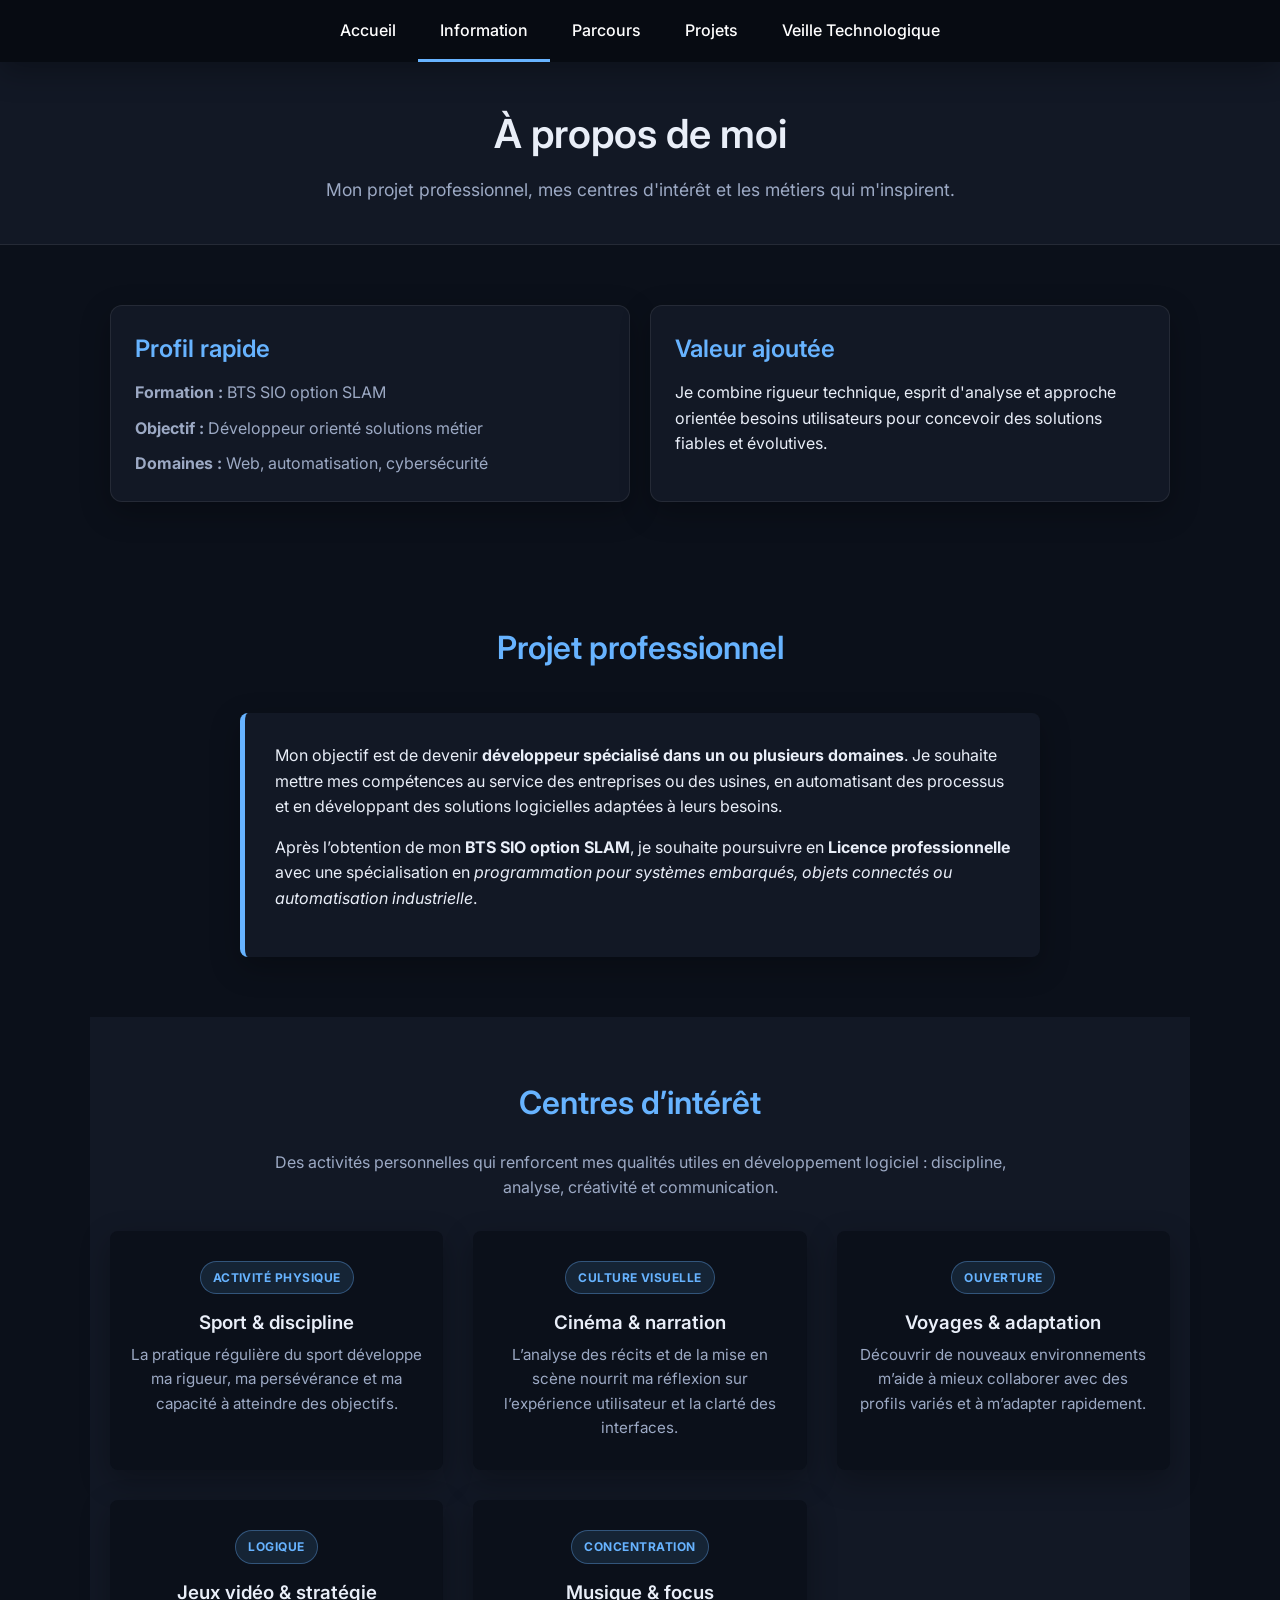
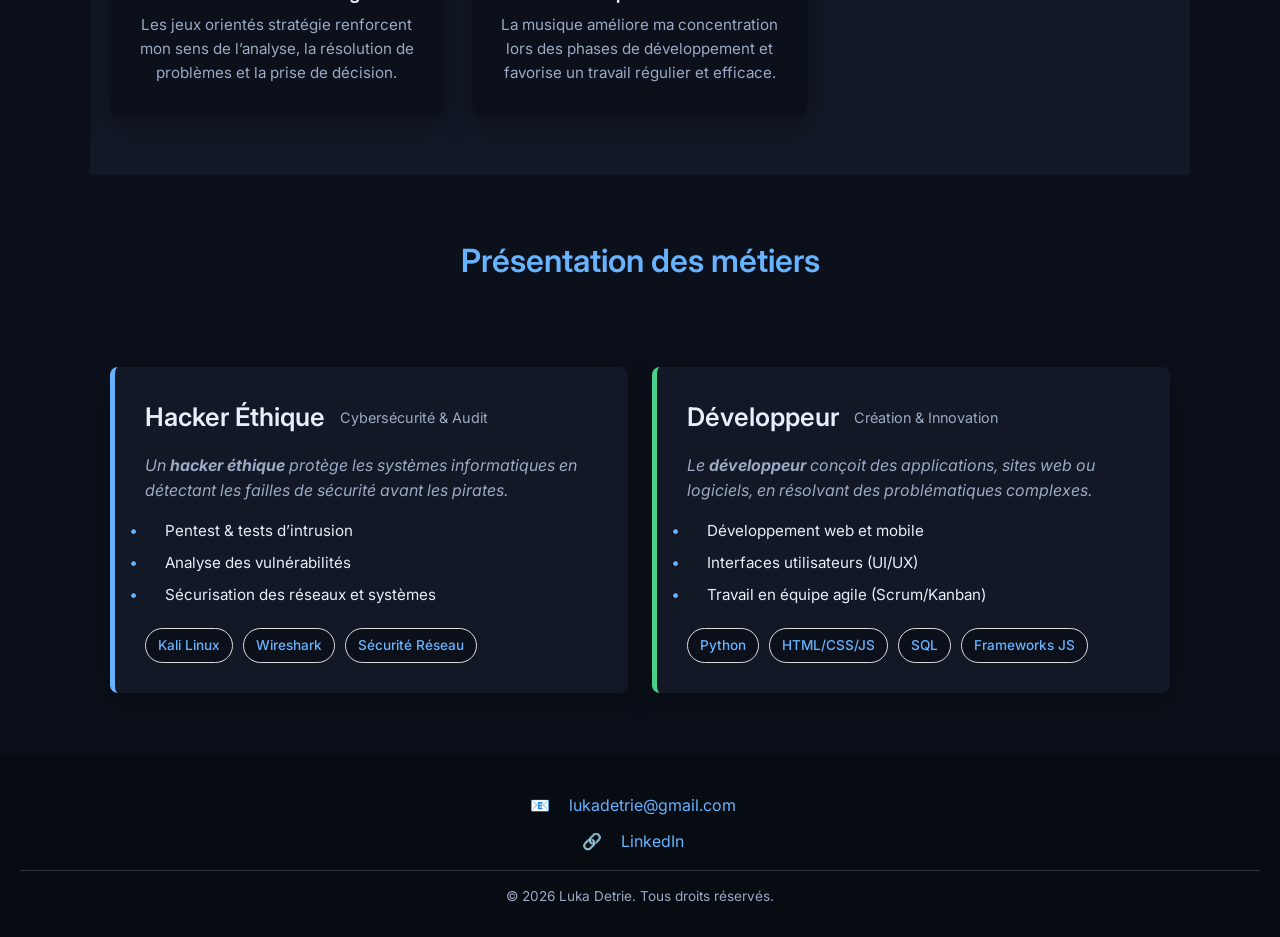
<file: Information/information.html>
<!DOCTYPE html>
<html lang="fr">
<head>
    <meta charset="UTF-8" />
    <meta name="viewport" content="width=device-width, initial-scale=1.0" />
    <meta name="description" content="Présentation de Luka Detrie : projet professionnel, centres d'intérêt et métiers visés en BTS SIO SLAM.">
    <meta property="og:title" content="Information - Luka Detrie">
    <meta property="og:description" content="Mon profil, mes objectifs professionnels et mes compétences clés en développement logiciel.">
    <meta property="og:type" content="website">
    <meta property="og:locale" content="fr_FR">
    <meta property="og:image" content="../Images/LPD.jpg">
    <title>Information - Luka Detrie | Profil</title>
    <link rel="icon" type="image/svg+xml" href="../Images/favicon.svg" />
    <link rel="stylesheet" href="../Css/global.css" />
    <link rel="stylesheet" href="../Css/nav.css" />
    <link rel="stylesheet" href="../Css/information.css" />
</head>
<body>
<a href="#contenu" class="skip-link">Aller au contenu principal</a>
<nav class="menu sticky" aria-label="Navigation principale">
  <div class="menu-bar">
    <button class="menu-toggle" type="button" aria-expanded="false" aria-controls="menu-panel">
      Menu
    </button>
  </div>
  <div id="menu-panel" class="menu-panel">
    <ul>
      <li><a href="../index.html">Accueil</a></li>
      <li><a href="information.html" aria-current="page">Information</a></li>
      <li><a href="../Parcours/parcours.html">Parcours</a></li>
      <li><a href="../Projets/projets.html">Projets</a></li>
      <li><a href="../Veille/veille.html">Veille Technologique</a></li>
    </ul>
  </div>
</nav>

  <header class="page-header">
    <h1>À propos de moi</h1>
    <p>Mon projet professionnel, mes centres d'intérêt et les métiers qui m'inspirent.</p>
  </header>

  <main id="contenu">
    <section class="section-container section-profile-intro">
      <div class="profile-intro-grid">
        <article class="profile-intro-card">
          <h2>Profil rapide</h2>
          <ul class="quick-list">
            <li><strong>Formation :</strong> BTS SIO option SLAM</li>
            <li><strong>Objectif :</strong> Développeur orienté solutions métier</li>
            <li><strong>Domaines :</strong> Web, automatisation, cybersécurité</li>
          </ul>
        </article>
        <article class="profile-intro-card">
          <h2>Valeur ajoutée</h2>
          <p>Je combine rigueur technique, esprit d'analyse et approche orientée besoins utilisateurs pour concevoir des solutions fiables et évolutives.</p>
        </article>
      </div>
    </section>

    <section class="section-container section-projet">
        <h2 class="section-title">Projet professionnel</h2>
        <div class="card-content">
            <p>
              Mon objectif est de devenir <strong>développeur spécialisé dans un ou plusieurs domaines</strong>.
              Je souhaite mettre mes compétences au service des entreprises ou des usines, en automatisant des processus
              et en développant des solutions logicielles adaptées à leurs besoins.
            </p>
            <p>
              Après l’obtention de mon <strong>BTS SIO option SLAM</strong>, je souhaite poursuivre en <strong>Licence professionnelle</strong>
              avec une spécialisation en <em>programmation pour systèmes embarqués, objets connectés ou automatisation industrielle</em>.
            </p>
            

        </div>
    </section>

    <section class="section-container section-interets">
      <h2 class="section-title">Centres d’intérêt</h2>
      <p class="section-intro">Des activités personnelles qui renforcent mes qualités utiles en développement logiciel : discipline, analyse, créativité et communication.</p>
      <div class="interets-grid">
        <div class="card interet-card">
          <div class="icon">Activité physique</div>
          <h3>Sport & discipline</h3>
          <p>La pratique régulière du sport développe ma rigueur, ma persévérance et ma capacité à atteindre des objectifs.</p>
        </div>

        <div class="card interet-card">
          <div class="icon">Culture visuelle</div>
          <h3>Cinéma & narration</h3>
          <p>L’analyse des récits et de la mise en scène nourrit ma réflexion sur l’expérience utilisateur et la clarté des interfaces.</p>
        </div>


        <div class="card interet-card">
          <div class="icon">Ouverture</div>
          <h3>Voyages & adaptation</h3>
          <p>Découvrir de nouveaux environnements m’aide à mieux collaborer avec des profils variés et à m’adapter rapidement.</p>
        </div>

        <div class="card interet-card">
          <div class="icon">Logique</div>
          <h3>Jeux vidéo & stratégie</h3>
          <p>Les jeux orientés stratégie renforcent mon sens de l’analyse, la résolution de problèmes et la prise de décision.</p>
        </div>

        <div class="card interet-card">
            <div class="icon">Concentration</div>
            <h3>Musique & focus</h3>
            <p>La musique améliore ma concentration lors des phases de développement et favorise un travail régulier et efficace.</p>
          </div>
      </div>
    </section>

    <section class="section-container section-metiers">
      <h2 class="section-title">Présentation des métiers</h2>

      <div class="jobs-grid">
        <div class="job-card hacker-ethique-card">
          <h3>Hacker Éthique <span class="subtitle">Cybersécurité & Audit</span></h3>
          <p class="description">
            Un <strong>hacker éthique</strong> protège les systèmes informatiques en détectant les failles de sécurité avant les pirates.
          </p>
          <ul class="competences-list">
            <li>Pentest & tests d’intrusion</li>
            <li>Analyse des vulnérabilités</li>
            <li>Sécurisation des réseaux et systèmes</li>
          </ul>
          <div class="technologies-pills">
              <span class="pill">Kali Linux</span>
              <span class="pill">Wireshark</span>
              <span class="pill">Sécurité Réseau</span>
          </div>
        </div>

        <div class="job-card developpeur-card">
          <h3>Développeur <span class="subtitle">Création & Innovation</span></h3>
          <p class="description">
            Le <strong>développeur</strong> conçoit des applications, sites web ou logiciels, en résolvant des problématiques complexes.
          </p>
          <ul class="competences-list">
            <li>Développement web et mobile</li>
            <li>Interfaces utilisateurs (UI/UX)</li>
            <li>Travail en équipe agile (Scrum/Kanban)</li>
          </ul>
          <div class="technologies-pills">
            <span class="pill">Python</span>
            <span class="pill">HTML/CSS/JS</span>
            <span class="pill">SQL</span>
            <span class="pill">Frameworks JS</span>
          </div>
        </div>
      </div>
    </section>
  </main>

  <footer>
    <div class="footer-content">
      <p>📧 <a href="mailto:lukadetrie@gmail.com">lukadetrie@gmail.com</a></p>
      <p>🔗 <a href="https://www.linkedin.com/in/luka-detrie-2781992b3/" target="_blank" rel="noopener noreferrer">LinkedIn</a></p>
    </div>
    <div class="footer-bottom">
      <p>&copy; 2026 Luka Detrie. Tous droits réservés.</p>
    </div>
  </footer>
  <script src="../Js/nav.js"></script>
</body>
</html>
</file>
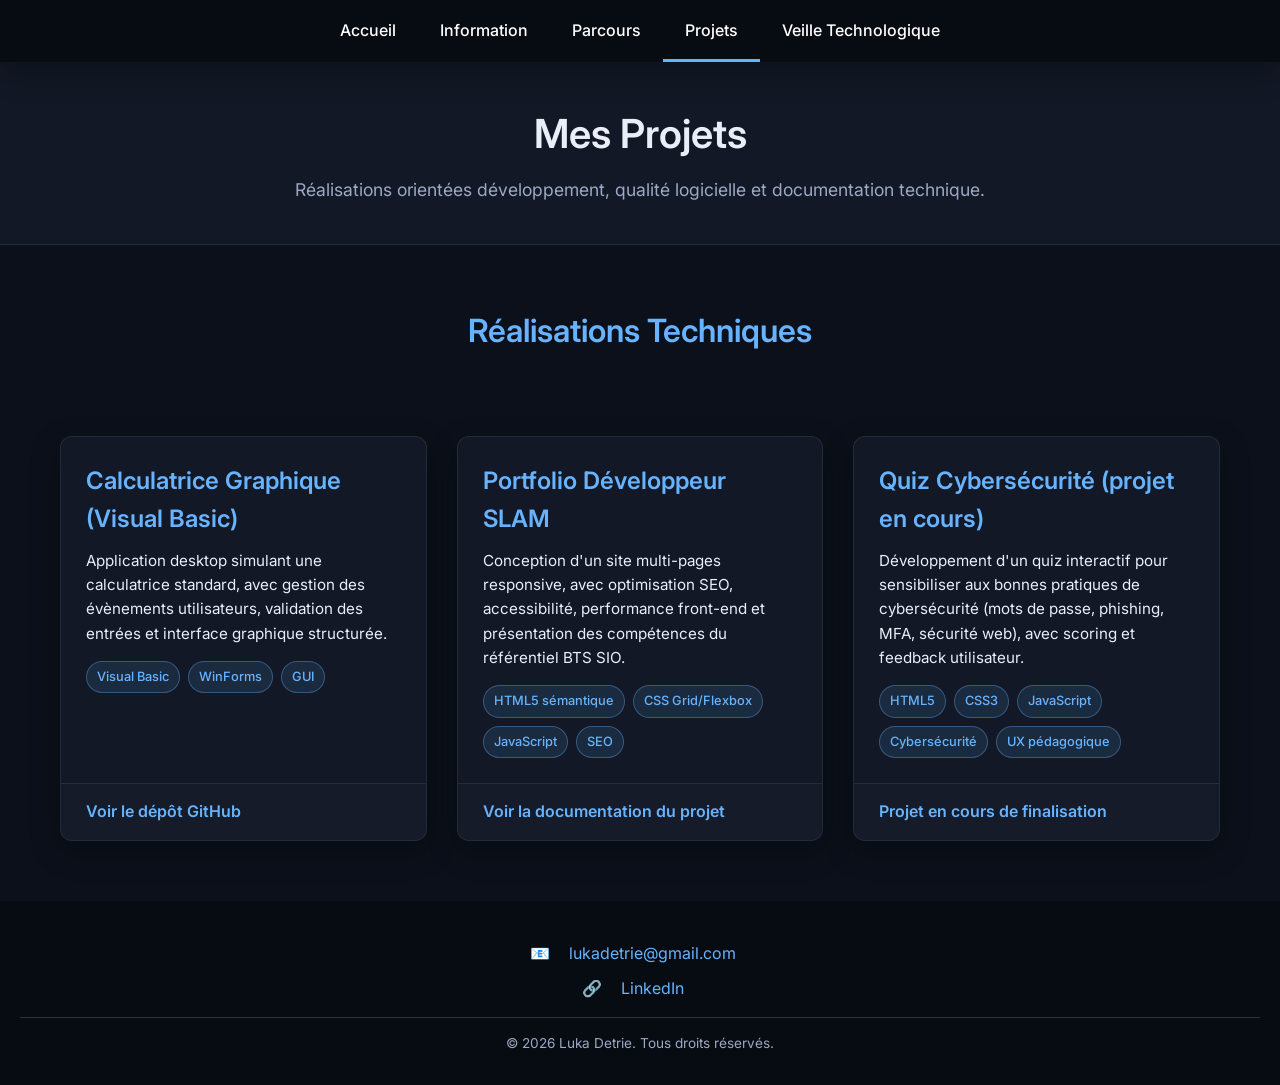
<file: Projets/projets.html>
<!DOCTYPE html>
<html lang="fr">
<head>
  <meta charset="UTF-8">
  <meta name="viewport" content="width=device-width, initial-scale=1.0">
  <meta name="description" content="Projets SLAM de Luka Detrie : applications, web, base de données, cybersécurité et documentation technique.">
  <meta property="og:title" content="Projets - Luka Detrie">
  <meta property="og:description" content="Découvrez mes réalisations techniques en BTS SIO SLAM avec technologies, objectifs et liens de dépôt.">
  <meta property="og:type" content="website">
  <meta property="og:locale" content="fr_FR">
  <meta property="og:image" content="../Images/LPD.jpg">
  <title>Projets - Luka Detrie | Réalisations</title>
  <link rel="icon" type="image/svg+xml" href="../Images/favicon.svg" />
  <link rel="stylesheet" href="../Css/global.css">
  <link rel="stylesheet" href="../Css/nav.css">
  <link rel="stylesheet" href="../Css/projets.css">
</head>
<body>
  <a href="#contenu" class="skip-link">Aller au contenu principal</a>

  <nav class="menu sticky" aria-label="Navigation principale">
    <div class="menu-bar">
      <button class="menu-toggle" type="button" aria-expanded="false" aria-controls="menu-panel">
        Menu
      </button>
    </div>
    <div id="menu-panel" class="menu-panel">
      <ul>
        <li><a href="../index.html">Accueil</a></li>
        <li><a href="../Information/information.html">Information</a></li>
        <li><a href="../Parcours/parcours.html">Parcours</a></li>
        <li><a href="projets.html" aria-current="page">Projets</a></li>
        <li><a href="../Veille/veille.html">Veille Technologique</a></li>
      </ul>
    </div>
  </nav>
<header class="page-header">
    <h1>Mes Projets</h1>
    <p>Réalisations orientées développement, qualité logicielle et documentation technique.</p>
  </header>

  <main id="contenu">
    <section class="section-container projets-grid-container">
      <h2 class="section-title">Réalisations Techniques</h2>
      <div class="projets-grid">
        
        <article class="projet-card card">
          <div class="card-content">
            <h3>Calculatrice Graphique (Visual Basic)</h3>
            <p class="description">Application desktop simulant une calculatrice standard, avec gestion des évènements utilisateurs, validation des entrées et interface graphique structurée.</p>
            <div class="technologies">
              <span class="pill">Visual Basic</span>
              <span class="pill">WinForms</span>
              <span class="pill">GUI</span>
            </div>
          </div>
          <div class="card-actions">
            <a href="https://github.com/lukadetrie/calculatricevsb" class="cta-link primary" target="_blank" rel="noopener noreferrer">Voir le dépôt GitHub</a>
          </div>
        </article>

        <article class="projet-card card">
          <div class="card-content">
            <h3>Portfolio Développeur SLAM</h3>
            <p class="description">Conception d'un site multi-pages responsive, avec optimisation SEO, accessibilité, performance front-end et présentation des compétences du référentiel BTS SIO.</p>
            <div class="technologies">
              <span class="pill">HTML5 sémantique</span>
              <span class="pill">CSS Grid/Flexbox</span>
              <span class="pill">JavaScript</span>
              <span class="pill">SEO</span>
            </div>
          </div>
          <div class="card-actions">
            <a href="../index.html" class="cta-link primary">Voir la documentation du projet</a>
          </div>
        </article>

        <article class="projet-card card">
          <div class="card-content">
            <h3>Quiz Cybersécurité (projet en cours)</h3>
            <p class="description">Développement d'un quiz interactif pour sensibiliser aux bonnes pratiques de cybersécurité (mots de passe, phishing, MFA, sécurité web), avec scoring et feedback utilisateur.</p>
            <div class="technologies">
              <span class="pill">HTML5</span>
              <span class="pill">CSS3</span>
              <span class="pill">JavaScript</span>
              <span class="pill">Cybersécurité</span>
              <span class="pill">UX pédagogique</span>
            </div>
          </div>
          <div class="card-actions">
            <a href="#" class="cta-link primary" aria-disabled="true">Projet en cours de finalisation</a>
          </div>
        </article>
        
        </div>
    </section>
  </main>

  <footer>
    <div class="footer-content">
      <p>📧 <a href="mailto:lukadetrie@gmail.com">lukadetrie@gmail.com</a></p>
      <p>🔗 <a href="https://www.linkedin.com/in/luka-detrie-2781992b3/" target="_blank" rel="noopener noreferrer">LinkedIn</a></p>
    </div>
    <div class="footer-bottom">
      <p>&copy; 2026 Luka Detrie. Tous droits réservés.</p>
    </div>
  </footer>
  <script src="../Js/nav.js"></script>
</body>
</html>
</file>
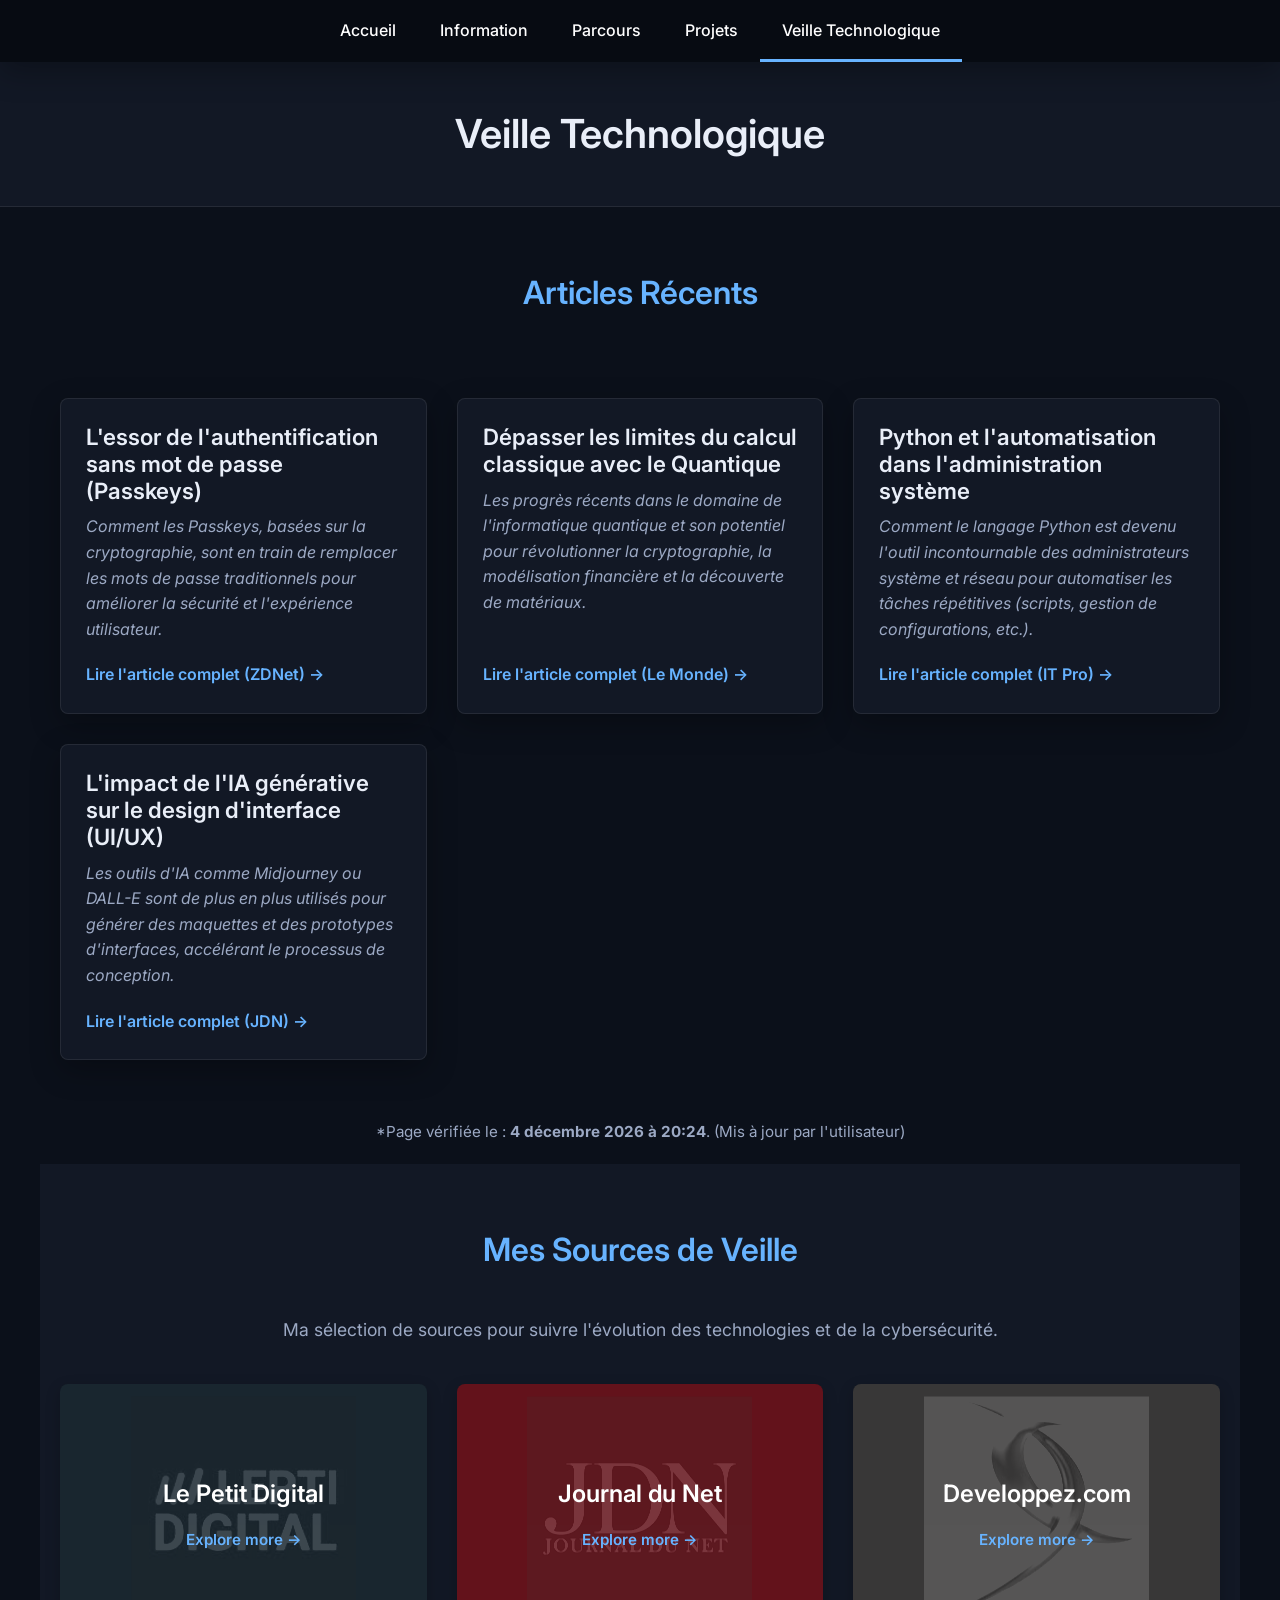
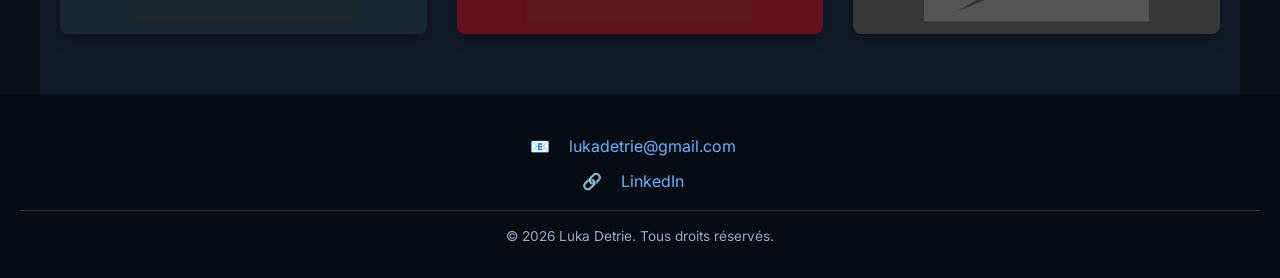
<file: Veille/veille.html>
<!DOCTYPE html>
<html lang="fr">
<head>
    <!-- Google tag (gtag.js) -->
<script async src="https://www.googletagmanager.com/gtag/js?id=G-02HSTJPZKP"></script>
<script>
  window.dataLayer = window.dataLayer || [];
  function gtag(){dataLayer.push(arguments);}
  gtag('js', new Date());

  gtag('config', 'G-02HSTJPZKP');
</script>
  <meta charset="UTF-8" />
  <meta name="viewport" content="width=device-width, initial-scale=1.0" />
  <meta name="description" content="Veille technologique de Luka Detrie : cybersécurité, IA, quantique et automatisation IT avec sources spécialisées.">
  <meta property="og:title" content="Veille Technologique - Luka Detrie">
  <meta property="og:description" content="Ma veille active sur les tendances numériques et sécurité en BTS SIO SLAM.">
  <meta property="og:type" content="website">
  <meta property="og:locale" content="fr_FR">
  <meta property="og:image" content="../Images/LPD.jpg">
  <title>Veille Technologique - Luka Detrie | Tendances</title>
  <link rel="icon" type="image/svg+xml" href="../Images/favicon.svg" />
  <link rel="stylesheet" href="../Css/global.css" />
  <link rel="stylesheet" href="../Css/nav.css" />
  <link rel="stylesheet" href="../Css/veille.css" />
</head>
<body>
  <a href="#contenu" class="skip-link">Aller au contenu principal</a>
  <nav class="menu sticky" role="navigation" aria-label="Menu principal">
    <div class="menu-bar">
      <button class="menu-toggle" type="button" aria-expanded="false" aria-controls="menu-panel">
        Menu
      </button>
    </div>
    <div id="menu-panel" class="menu-panel">
      <ul>
        <li><a href="../index.html">Accueil</a></li>
        <li><a href="../Information/information.html">Information</a></li>
        <li><a href="../Parcours/parcours.html">Parcours</a></li>
        <li><a href="../Projets/projets.html">Projets</a></li>
        <li><a href="veille.html" aria-current="page">Veille Technologique</a></li>
      </ul>
    </div>
  </nav>

  <header class="page-header header-veille">
    <h1>Veille Technologique</h1>
  </header>

  <main id="contenu">
    <section class="section-container">
      <h2 class="section-title">Articles Récents</h2>

      <div class="articles-grid">
        <article class="article-card card">
          <h3>   L'essor de l'authentification sans mot de passe (Passkeys)</h3>
          <p class="description">Comment les Passkeys, basées sur la cryptographie, sont en train de remplacer les mots de passe traditionnels pour améliorer la sécurité et l'expérience utilisateur.</p>
          <a href="https://www.zdnet.fr/pratique/avec-les-passkeys-l-absence-de-mot-de-passe-va-changer-votre-vie-numerique-39961478.htm" target="_blank" rel="noopener" class="read-more">Lire l'article complet (ZDNet) →</a>
        </article>

        <article class="article-card card">
          <h3>   Dépasser les limites du calcul classique avec le Quantique</h3>
          <p class="description">Les progrès récents dans le domaine de l'informatique quantique et son potentiel pour révolutionner la cryptographie, la modélisation financière et la découverte de matériaux.</p>
          <a href="https://www.lemonde.fr/sciences/article/2020/12/07/quand-l-ordinateur-quantique-de-google-se-fait-damer-le-pion-par-un-pc-classique_6062533_1650684.html" target="_blank" rel="noopener" class="read-more">Lire l'article complet (Le Monde) →</a>
        </article>

        <article class="article-card card">
          <h3>   Python et l'automatisation dans l'administration système</h3>
          <p class="description">Comment le langage Python est devenu l'outil incontournable des administrateurs système et réseau pour automatiser les tâches répétitives (scripts, gestion de configurations, etc.).</p>
          <a href="https://www.lemagit.fr/conseil/Comment-utiliser-Python-pour-automatiser-le-reseau" target="_blank" rel="noopener" class="read-more">Lire l'article complet (IT Pro) →</a>
        </article>

        <article class="article-card card">
          <h3>   L'impact de l'IA générative sur le design d'interface (UI/UX)</h3>
          <p class="description">Les outils d'IA comme Midjourney ou DALL-E sont de plus en plus utilisés pour générer des maquettes et des prototypes d'interfaces, accélérant le processus de conception.</p>
          <a href="https://www.journaldunet.com/intelligence-artificielle/1506953-l-experience-utilisateur-le-secret-d-une-ia-sympathique" target="_blank" rel="noopener" class="read-more">Lire l'article complet (JDN) →</a>
        </article>

      </div>
    </section>

    <div id="js-update-status"></div>

    <section class="section-container section-sources">
      <h2 class="section-title">Mes Sources de Veille</h2>
      <p>Ma sélection de sources pour suivre l'évolution des technologies et de la cybersécurité.</p>

      <div class="sources-grid">

        <a href="https://www.leptidigital.fr/" target="_blank" rel="noopener" class="source-card card leptidigital">
          <div class="logo">
        <img src="../Images/LPD.jpg" alt="Logo Le Petit Digital" class="logo-img">
    </div>
    <h3>Le Petit Digital</h3>
    <span class="explore">Explore more →</span>
    </a>

        <a href="https://www.journaldunet.com/" target="_blank" rel="noopener" class="source-card card jdn">
           <div class="logo">
        <img src="../Images/JDN.png" alt="Logo Journal du Net" class="logo-img">
    </div>
    <h3>Journal du Net</h3>
    <span class="explore">Explore more →</span>
    </a>

        <a href="https://www.developpez.com/" target="_blank" rel="noopener" class="source-card card devcom">
          <div class="logo">
        <img src="../Images/DVLP.jpg" alt="Logo Developpez.com" class="logo-img">
    </div>
    <h3>Developpez.com</h3>
    <span class="explore">Explore more →</span>
    </a>
      </div>
    </section>
  </main>

  <footer>
    <div class="footer-content">
      <p>📧 <a href="mailto:lukadetrie@gmail.com">lukadetrie@gmail.com</a></p>
      <p>🔗 <a href="https://www.linkedin.com/in/luka-detrie-2781992b3/" target="_blank" rel="noopener noreferrer">LinkedIn</a></p>
    </div>
    <div class="footer-bottom">
      <p>&copy; 2026 Luka Detrie. Tous droits réservés.</p>
    </div>
  </footer>

  <script src="../Js/nav.js"></script>
  <script src="../Js/veille.js"></script>
</body>
</html>
</file>
<file: Css/global.css>
@import url('https://fonts.googleapis.com/css2?family=Inter:wght@400;500;600;700&display=swap');

* {
    margin: 0;
    padding: 0;
    box-sizing: border-box;
}

body {
    font-family: 'Inter', 'Segoe UI', Arial, sans-serif;
    line-height: 1.6;
    min-height: 100vh;
    color: var(--color-text-dark);
    background: var(--color-bg-body);
}

:root {

  /* Palette principale */
  --color-primary: #67b3ff; 
  --color-accent: #47d18c;  
  --color-hover: #3f9ef6;  
  
  
  /* Theme sombre par defaut */
  --color-bg-light: #121825; 
  --color-bg-body: #0b101a; 
  --color-bg-dark: #070b12; 
  --color-text-dark: #e9eef8; 
  --color-text-light: #ffffff; 
  --color-text-muted: #9ca9c4; 
  

  --shadow-subtle: 0 10px 30px rgba(0, 0, 0, 0.28);

  --transition-fast: 0.3s ease-in-out;
}

h1, h2, h3 {
    font-weight: 600;
    color: var(--color-text-dark);
}

a {
    color: var(--color-primary);
    text-decoration: none;
    transition: color var(--transition-fast);
}

a:hover {
    color: var(--color-hover);
    text-decoration: underline;
}

a:focus-visible,
button:focus-visible {
    outline: 3px solid rgba(103, 179, 255, 0.55);
    outline-offset: 3px;
}
</file>
<file: Css/nav.css>
/* Navigation principale (desktop + mobile/tablette avec menu burger) */

.menu {
  position: sticky;
  top: 0;
  z-index: 1000;
  background-color: var(--color-bg-dark);
  box-shadow: var(--shadow-subtle);
}

.menu-bar {
  max-width: 1200px;
  margin: 0 auto;
  padding: 10px 16px;
  display: none; /* visible uniquement en mobile/tablette */
  align-items: center;
  justify-content: flex-end;
  gap: 12px;
  position: relative;
  z-index: 1002;
}

.menu-toggle {
  display: inline-flex;
  align-items: center;
  justify-content: center;
  appearance: none;
  border: 1px solid rgba(255, 255, 255, 0.14);
  background: rgba(255, 255, 255, 0.06);
  color: var(--color-text-light);
  border-radius: 10px;
  padding: 10px 12px;
  cursor: pointer;
  font-weight: 800;
  line-height: 1;
  letter-spacing: 0.02em;
}

.menu-toggle:focus-visible {
  outline: 3px solid rgba(103, 179, 255, 0.55);
  outline-offset: 3px;
}

.menu-panel {
  width: 100%;
  position: static;
  display: block;
}

.menu ul {
  list-style: none;
  margin: 0;
  padding: 0;
  display: flex;
  justify-content: center;
  gap: 0;
}

.menu li a {
  display: block;
  color: var(--color-text-light);
  padding: 18px 22px;
  text-decoration: none;
  transition: background var(--transition-fast);
  font-weight: 500;
}

.menu li a:hover {
  background-color: rgba(255, 255, 255, 0.06);
}

.menu li a[aria-current="page"] {
  box-shadow: inset 0 -3px 0 var(--color-primary);
}

body.menu-open {
  overflow: hidden;
}

/* Desktop : barre burger masquée, navigation horizontale classique */
@media (min-width: 901px) {
  .menu-panel {
    padding: 0 8px;
  }
}

/* Mobile / tablette : menu burger + panneau plein écran */
@media (max-width: 900px) {
  .menu-bar {
    display: flex;
  }

  .menu-panel {
    position: fixed;
    inset: 0;
    top: 0;
    padding-top: 72px; /* laisse la place au bandeau sticky + bouton */
    background: rgba(7, 11, 18, 0.55);
    backdrop-filter: blur(6px);
    display: none;
    z-index: 1001;
  }

  .menu.is-open .menu-panel {
    display: block;
  }

  .menu ul {
    flex-direction: column;
    align-items: stretch;
    background: var(--color-bg-dark);
    border: 1px solid rgba(255, 255, 255, 0.1);
    border-radius: 12px;
    overflow: hidden;
    box-shadow: 0 18px 45px rgba(0, 0, 0, 0.45);
    margin: 0 12px;
  }

  .menu li a {
    padding: 14px 16px;
    font-size: 1rem;
  }

  .menu li a[aria-current="page"] {
    box-shadow: inset 4px 0 0 var(--color-primary);
  }
}
</file>
<file: Css/information.css>
.skip-link {
    position: absolute;
    left: -9999px;
    top: 0;
    background: #000;
    color: #fff;
    padding: 10px 14px;
    z-index: 1100;
    border-radius: 0 0 6px 6px;
}

.skip-link:focus {
    left: 10px;
}

.page-header {
    background-color: var(--color-bg-light);
    color: var(--color-text-dark);
    padding: 40px 20px;
    text-align: center;
    border-bottom: 1px solid rgba(255, 255, 255, 0.08);
}
.page-header h1 {
    font-size: 2.5rem;
}
.page-header p {
    color: var(--color-text-muted);
    font-size: 1.1rem;
    margin-top: 10px;
}

main {
    background-color: var(--color-bg-body);
}

.section-container {
    max-width: 1100px;
    margin: 0 auto;
    padding: 60px 20px;
}

.section-profile-intro {
    padding-bottom: 20px;
}

.profile-intro-grid {
    display: grid;
    grid-template-columns: repeat(2, minmax(0, 1fr));
    gap: 20px;
}

.profile-intro-card {
    background-color: var(--color-bg-light);
    border: 1px solid rgba(255, 255, 255, 0.08);
    border-radius: 12px;
    box-shadow: var(--shadow-subtle);
    padding: 24px;
}

.profile-intro-card h2 {
    color: var(--color-primary);
    margin-bottom: 12px;
}

.quick-list {
    list-style: none;
    display: grid;
    gap: 10px;
}

.quick-list li {
    color: var(--color-text-muted);
}

.section-title {
    font-size: 2rem;
    margin-bottom: 40px;
    text-align: center;
    position: relative;
    color: var(--color-primary);
}


.section-projet .card-content {
    background-color: var(--color-bg-light);
    padding: 30px;
    border-radius: 8px;
    box-shadow: var(--shadow-subtle);
    border-left: 5px solid var(--color-primary);
    max-width: 800px;
    margin: 0 auto;
}
.section-projet p {
    margin-bottom: 15px;
}


.section-interets {
    background-color: var(--color-bg-light);
}

.section-intro {
    text-align: center;
    color: var(--color-text-muted);
    max-width: 760px;
    margin: -18px auto 30px;
}

.interets-grid {
    display: grid;
    grid-template-columns: repeat(auto-fit, minmax(250px, 1fr));
    gap: 30px;
    text-align: center;
}

.interet-card {
    background-color: var(--color-bg-body);
    padding: 30px 20px;
    border-radius: 8px;
    box-shadow: var(--shadow-subtle);
    transition: transform var(--transition-fast);
}

.interet-card:hover {
    transform: translateY(-5px);
    box-shadow: 0 8px 20px rgba(0, 0, 0, 0.1);
}

.interet-card .icon {
    display: inline-flex;
    align-items: center;
    justify-content: center;
    font-size: 0.75rem;
    font-weight: 700;
    text-transform: uppercase;
    letter-spacing: 0.04em;
    color: var(--color-primary);
    background: rgba(103, 179, 255, 0.12);
    border: 1px solid rgba(103, 179, 255, 0.35);
    border-radius: 999px;
    padding: 6px 12px;
    margin-bottom: 14px;
}
.interet-card h3 {
    margin-bottom: 5px;
}
.interet-card p {
    color: var(--color-text-muted);
    font-size: 0.95rem;
}


.section-metiers {
    display: flex;
    flex-direction: column;
    gap: 40px;
}

.jobs-grid {
    display: grid;
    grid-template-columns: repeat(2, minmax(0, 1fr));
    gap: 24px;
}

.job-card {
    background-color: var(--color-bg-light);
    padding: 30px;
    border-radius: 8px;
    box-shadow: var(--shadow-subtle);
}

.hacker-ethique-card {
    border-left: 5px solid var(--color-primary);
}
.developpeur-card {
    border-left: 5px solid var(--color-accent);
}

.job-card h3 {
    font-size: 1.6rem;
    margin-bottom: 5px;
    display: flex;
    align-items: center;
    gap: 15px;
}
.job-card .subtitle {
    font-size: 0.9rem;
    font-weight: 400;
    color: var(--color-text-muted);
}

.job-card .description {
    margin: 15px 0;
    font-style: italic;
    color: var(--color-text-muted);
}

.competences-list {
    list-style: none;
    padding-left: 0;
    margin-bottom: 20px;
}
.competences-list li {
    padding-left: 20px;
    position: relative;
    margin-bottom: 8px;
    font-size: 0.95rem;
}
.competences-list li::before {
    content: "•";
    color: var(--color-primary);
    font-weight: bold;
    display: inline-block;
    width: 1em;
    margin-left: -1em;
    position: absolute;
    left: 0;
}

.technologies-pills {
    display: flex;
    flex-wrap: wrap;
    gap: 10px;
    margin-top: 15px;
}

.pill {
    background-color: var(--color-bg-body);
    color: var(--color-primary);
    padding: 6px 12px;
    border-radius: 20px;
    font-size: 0.85rem;
    border: 1px solid #ddd;
    font-weight: 500;
}


footer {
    background-color: var(--color-bg-dark);
    color: var(--color-text-light);
    text-align: center;
    padding: 30px 20px;
}
.footer-content p {
    margin: 10px 0;
}
.footer-content a {
    color: var(--color-primary);
    margin: 0 15px;
}
.footer-content a:hover {
    color: var(--color-text-light);
}
.footer-bottom {
    margin-top: 15px;
    padding-top: 15px;
    border-top: 1px solid #333;
    font-size: 0.85rem;
    color: var(--color-text-muted);
}

@media (min-width: 601px) and (max-width: 992px) {
    .page-header h1 {
        font-size: 2.2rem;
    }
    .page-header p {
        font-size: 1.05rem;
    }
    .section-container {
        padding: 50px 20px;
    }
    .interets-grid {
        grid-template-columns: repeat(auto-fit, minmax(200px, 1fr));
        gap: 25px;
    }
    .profile-intro-grid {
        grid-template-columns: 1fr;
    }
    .jobs-grid {
        grid-template-columns: 1fr;
    }
    .job-card h3 {
        flex-direction: row;
        align-items: center;
        gap: 15px;
    }
    .job-card .subtitle {
        margin-top: 0;
    }
    .job-card h3 {
        font-size: 1.6rem;
    }
}

@media (min-width: 993px) {
    .page-header h1 {
        font-size: 2.5rem;
    }
    .page-header p {
        font-size: 1.1rem;
    }
    .section-container {
        padding: 60px 20px;
    }
    .section-title {
        font-size: 2rem;
        margin-bottom: 40px;
    }
    .interets-grid {
        grid-template-columns: repeat(auto-fit, minmax(250px, 1fr));
        gap: 30px;
    }
    .job-card {
        padding: 30px;
    }
}

@media (max-width: 600px) {
    .page-header h1 {
        font-size: 2rem;
    }
    .page-header p {
        font-size: 1rem;
    }
    .section-container {
        padding: 40px 15px;
    }
    .section-title {
        font-size: 1.8rem;
        margin-bottom: 30px;
    }
    .profile-intro-grid {
        grid-template-columns: 1fr;
    }
    .profile-intro-card {
        padding: 18px;
    }
    .interets-grid {
        grid-template-columns: 1fr;
        gap: 20px;
    }
    .jobs-grid {
        grid-template-columns: 1fr;
        gap: 18px;
    }
    .job-card h3 {
        flex-direction: column;
        align-items: flex-start;
        gap: 5px;
    }
    .job-card .subtitle {
        margin-top: 5px;
        font-size: 0.85rem;
    }
    .job-card h3 {
        font-size: 1.4rem;
    }
    .job-card {
        padding: 20px;
    }
    .technologies-pills {
        gap: 8px;
    }
    .pill {
        padding: 5px 10px;
        font-size: 0.8rem;
    }
}
</file>
<file: Css/projets.css>
.skip-link {
    position: absolute;
    left: -9999px;
    top: 0;
    background: #000;
    color: #fff;
    padding: 10px 14px;
    z-index: 1100;
    border-radius: 0 0 6px 6px;
}

.skip-link:focus {
    left: 10px;
}

.page-header {
    background-color: var(--color-bg-light);
    color: var(--color-text-dark);
    padding: 40px 20px;
    text-align: center;
    border-bottom: 1px solid rgba(255, 255, 255, 0.08);
}
.page-header h1 {
    font-size: 2.5rem;
}
.page-header p {
    color: var(--color-text-muted);
    font-size: 1.1rem;
    margin-top: 10px;
}

main {
    background-color: var(--color-bg-body);
}

.section-container {
    max-width: 1200px;
    margin: 0 auto;
    padding: 60px 20px;
    text-align: center;
}
.section-title {
    font-size: 2rem;
    margin-bottom: 40px;
    display: inline-block;
    color: var(--color-primary);
}


.projets-grid {
    display: grid;
    grid-template-columns: repeat(auto-fit, minmax(320px, 1fr));
    gap: 30px;
    text-align: left;
    margin-top: 40px;
}

.projet-card {
    background-color: var(--color-bg-light);
    border-radius: 12px;
    box-shadow: var(--shadow-subtle);
    transition: transform var(--transition-fast), box-shadow var(--transition-fast);
    display: flex;
    flex-direction: column;
    overflow: hidden;
    border: 1px solid rgba(255, 255, 255, 0.08);
}

.projet-card:hover {
    transform: translateY(-5px);
    box-shadow: 0 16px 35px rgba(0, 0, 0, 0.35);
}

.card-content {
    padding: 25px;
    flex-grow: 1;
}

.projet-card h3 {
    font-size: 1.5rem;
    margin-bottom: 10px;
    color: var(--color-primary);
}

.projet-card .description {
    color: var(--color-text-dark);
    margin-bottom: 15px;
    font-size: 0.95rem;
}

.technologies {
    display: flex;
    flex-wrap: wrap;
    gap: 8px;
    margin-top: 10px;
}
.pill {
    background-color: rgba(103, 179, 255, 0.12);
    color: var(--color-primary);
    padding: 5px 10px;
    border-radius: 20px;
    font-size: 0.8rem;
    border: 1px solid rgba(103, 179, 255, 0.35);
    font-weight: 500;
}

.card-actions {
    padding: 15px 25px;
    border-top: 1px solid rgba(255, 255, 255, 0.08);
    background-color: rgba(255, 255, 255, 0.01);
}

.cta-link {
    font-weight: 600;
    margin-right: 15px;
    transition: color var(--transition-fast);
}
.cta-link.primary {
    color: var(--color-primary);
}
.cta-link.primary:hover {
    color: var(--color-hover);
}

footer {
    background-color: var(--color-bg-dark);
    color: var(--color-text-light);
    text-align: center;
    padding: 30px 20px;
}
.footer-content p {
    margin: 10px 0;
}
.footer-content a {
    color: var(--color-primary);
    margin: 0 15px;
}
.footer-content a:hover {
    color: var(--color-text-light);
}
.footer-bottom {
    margin-top: 15px;
    padding-top: 15px;
    border-top: 1px solid #333;
    font-size: 0.85rem;
    color: var(--color-text-muted);
}

@media (min-width: 993px) {
    .page-header h1 {
        font-size: 2.5rem;
    }
    .page-header p {
        font-size: 1.1rem;
    }
    .section-container {
        padding: 60px 20px;
    }
    .section-title {
        font-size: 2rem;
        margin-bottom: 40px;
    }
    .projets-grid {
        grid-template-columns: repeat(auto-fit, minmax(320px, 1fr));
        gap: 30px;
        margin-top: 40px;
    }
}

@media (min-width: 601px) and (max-width: 992px) {
    .page-header h1 {
        font-size: 2.2rem;
    }
    .page-header p {
        font-size: 1.05rem;
    }
    .section-container {
        padding: 50px 20px;
    }
    .section-title {
        font-size: 1.8rem;
        margin-bottom: 30px;
    }
    .projets-grid {
        grid-template-columns: repeat(auto-fit, minmax(300px, 1fr));
        gap: 20px;
        margin-top: 30px;
    }
    .projet-card h3 {
        font-size: 1.4rem;
    }
}

@media (max-width: 600px) {
    .page-header h1 {
        font-size: 2rem;
    }
    .page-header p {
        font-size: 1rem;
    }
    .section-container {
        padding: 40px 15px;
    }
    .section-title {
        font-size: 1.6rem;
        margin-bottom: 25px;
    }
    .projets-grid {
        grid-template-columns: 1fr;
        gap: 20px;
        margin-top: 20px;
    }
    .card-content {
        padding: 20px;
    }
    .projet-card h3 {
        font-size: 1.3rem;
    }
    .projet-card .description {
        font-size: 0.9rem;
    }
    .technologies {
        gap: 6px;
    }
    .pill {
        padding: 4px 8px;
        font-size: 0.75rem;
    }
    .card-actions {
        padding: 12px 20px;
    }
    .cta-link {
        font-size: 0.9rem;
    }
}
</file>
<file: Css/veille.css>
.skip-link {
    position: absolute;
    left: -9999px;
    top: 0;
    background: #000;
    color: #fff;
    padding: 10px 14px;
    z-index: 1100;
    border-radius: 0 0 6px 6px;
}

.skip-link:focus {
    left: 10px;
}

.page-header {
    background-color: var(--color-bg-light);
    color: var(--color-text-dark);
    padding: 40px 20px;
    text-align: center;
    border-bottom: 1px solid rgba(255, 255, 255, 0.08);
}
.page-header h1 {
    font-size: 2.5rem;
    margin: 0;
}
.page-header p {
    color: var(--color-text-muted);
    font-size: 1.1rem;
    margin-top: 10px;
}

main {
    background-color: var(--color-bg-body);
}

.section-container {
    max-width: 1200px;
    margin: 0 auto;
    padding: 60px 20px;
    text-align: center;
}
.section-title {
    font-size: 2rem;
    margin-bottom: 40px;
    display: inline-block;
    color: var(--color-primary);
}


.articles-grid {
    display: grid;
    grid-template-columns: 1fr 1fr 1fr;
    gap: 30px;
    text-align: left;
    margin-top: 40px;
    align-items: stretch; 
}


.article-card {
    background-color: var(--color-bg-light);
    padding: 25px;
    border-radius: 8px;
    box-shadow: var(--shadow-subtle);
    transition: transform var(--transition-fast), box-shadow var(--transition-fast);
    border-top: 5px solid var(--color-primary);
    border: 1px solid rgba(255, 255, 255, 0.08);
    
    height: 100%;
    display: flex;
    flex-direction: column;
    justify-content: space-between; 
}

.article-card:hover {
    transform: translateY(-5px);
    box-shadow: 0 14px 30px rgba(0, 0, 0, 0.35);
}


.article-card h3 {
    font-size: 1.4rem;
    margin-bottom: 10px;
    display: flex;
    align-items: center;
    gap: 8px;
    flex-wrap: wrap;
    text-align: left;
    line-height: 1.2;
}

.article-card .description {
    color: var(--color-text-muted);
    font-style: italic;
    flex-grow: 1;
    margin-bottom: 20px;
    min-height: 3.6rem;
}

.read-more {
    color: var(--color-primary);
    font-weight: 600;
    transition: color var(--transition-fast);
    display: inline-block;
}
.article-card:hover .read-more {
    color: var(--color-hover);
}


#js-update-status {
    text-align: center;
    padding: 20px 0;
    font-size: 0.95rem;
    color: var(--color-text-muted);
    margin-top: -20px;
}

footer {
    background-color: var(--color-bg-dark);
    color: var(--color-text-light);
    text-align: center;
    padding: 30px 20px;
}
.footer-content p {
    margin: 10px 0;
}
.footer-content a {
    color: var(--color-primary);
    margin: 0 15px;
}
.footer-content a:hover {
    color: var(--color-text-light);
}
.footer-bottom {
    margin-top: 15px;
    padding-top: 15px;
    border-top: 1px solid #333;
    font-size: 0.85rem;
    color: var(--color-text-muted);
}



.section-sources {
    background-color: var(--color-bg-light);
}
.section-sources p {
    color: var(--color-text-muted);
    font-size: 1.1rem;
    margin-bottom: 40px;
}

.sources-grid {
    display: grid;
    grid-template-columns: repeat(auto-fit, minmax(280px, 1fr));
    gap: 30px;
    margin-top: 40px;
}

.source-card {
    text-decoration: none;
    display: flex;
    flex-direction: column;
    justify-content: center;
    align-items: center;
    min-height: 250px;
    padding: 20px;
    border-radius: 8px;
    color: var(--color-text-light);
    box-shadow: 0 5px 15px rgba(0, 0, 0, 0.2);
    transition: transform 0.3s ease-out, box-shadow 0.3s;
    position: relative;
    overflow: hidden;
    z-index: 1;
}

.source-card:hover {
    transform: translateY(-5px) scale(1.01);
    box-shadow: 0 10px 20px rgba(0, 0, 0, 0.3);
}


.lmi { background-color: #70111f; }
.leptidigital { background-color: #19262f; }
.jdn { background-color: #63121b; }
.devcom { background-color: #383737; }




.source-card .logo {
    position: absolute;
    top: 50%;
    left: 50%;
    transform: translate(-50%, -50%);
    transition: opacity 0.3s;
    pointer-events: none;
    width: 90%;
    height: 90%;
    display: flex;
    justify-content: center;
    align-items: center;
    z-index: 0;
}


.source-card .logo-img {
    width: 100%;
    height: 100%;
    object-fit: contain;
    opacity: 0.15;
    transition: opacity 0.3s;
    filter: brightness(200%) grayscale(100%);
}
.source-card:hover .logo-img {
    opacity: 0.25;
}


.source-card h3 {
    color: var(--color-text-light);
    font-size: 1.5rem;
    margin-top: 10px;
    text-align: center;
    z-index: 2;
}

.source-card .explore {
    color: var(--color-primary);
    font-weight: 600;
    margin-top: 15px;
    font-size: 0.95rem;
    z-index: 2;
}
.source-card:hover .explore {
    text-decoration: underline;
}

@media (min-width: 993px) {
    .page-header h1 {
        font-size: 2.5rem;
    }
    .page-header p {
        font-size: 1.1rem;
    }
    .section-container {
        padding: 60px 20px;
    }
    .section-title {
        font-size: 2rem;
        margin-bottom: 40px;
    }
    .articles-grid {
        grid-template-columns: 1fr 1fr 1fr;
        gap: 30px;
        margin-top: 40px;
    }
    .sources-grid {
        grid-template-columns: repeat(auto-fit, minmax(280px, 1fr));
        gap: 30px;
        margin-top: 40px;
    }
}

@media (min-width: 769px) and (max-width: 992px) {
    .page-header h1 {
        font-size: 2.2rem;
    }
    .page-header p {
        font-size: 1.05rem;
    }
    .section-container {
        padding: 50px 20px;
    }
    .section-title {
        font-size: 1.8rem;
        margin-bottom: 30px;
    }
    .articles-grid {
        grid-template-columns: 1fr 1fr;
        gap: 20px;
        margin-top: 30px;
    }
    .article-card h3 {
        font-size: 1.3rem;
    }
    .article-card .description {
        min-height: 3.2rem;
    }
    .sources-grid {
        grid-template-columns: repeat(auto-fit, minmax(200px, 1fr));
        gap: 20px;
        margin-top: 30px;
    }
    .source-card h3 {
        font-size: 1.3rem;
    }
}

@media (max-width: 768px) {
    .page-header h1 {
        font-size: 2rem;
    }
    .page-header p {
        font-size: 1rem;
    }
    .section-container {
        padding: 40px 15px;
    }
    .section-title {
        font-size: 1.6rem;
        margin-bottom: 25px;
    }
    .articles-grid {
        grid-template-columns: 1fr;
        gap: 20px;
        margin-top: 20px;
    }
    .article-card {
        padding: 20px;
    }
    .article-card h3 {
        font-size: 1.2rem;
    }
    .article-card .description {
        margin-bottom: 15px;
        min-height: auto;
    }
    .sources-grid {
        grid-template-columns: 1fr;
        gap: 20px;
        margin-top: 20px;
    }
    .source-card {
        min-height: 200px;
        padding: 15px;
    }
    .source-card h3 {
        font-size: 1.4rem;
    }
    .source-card .explore {
        font-size: 0.9rem;
    }
}
</file>
